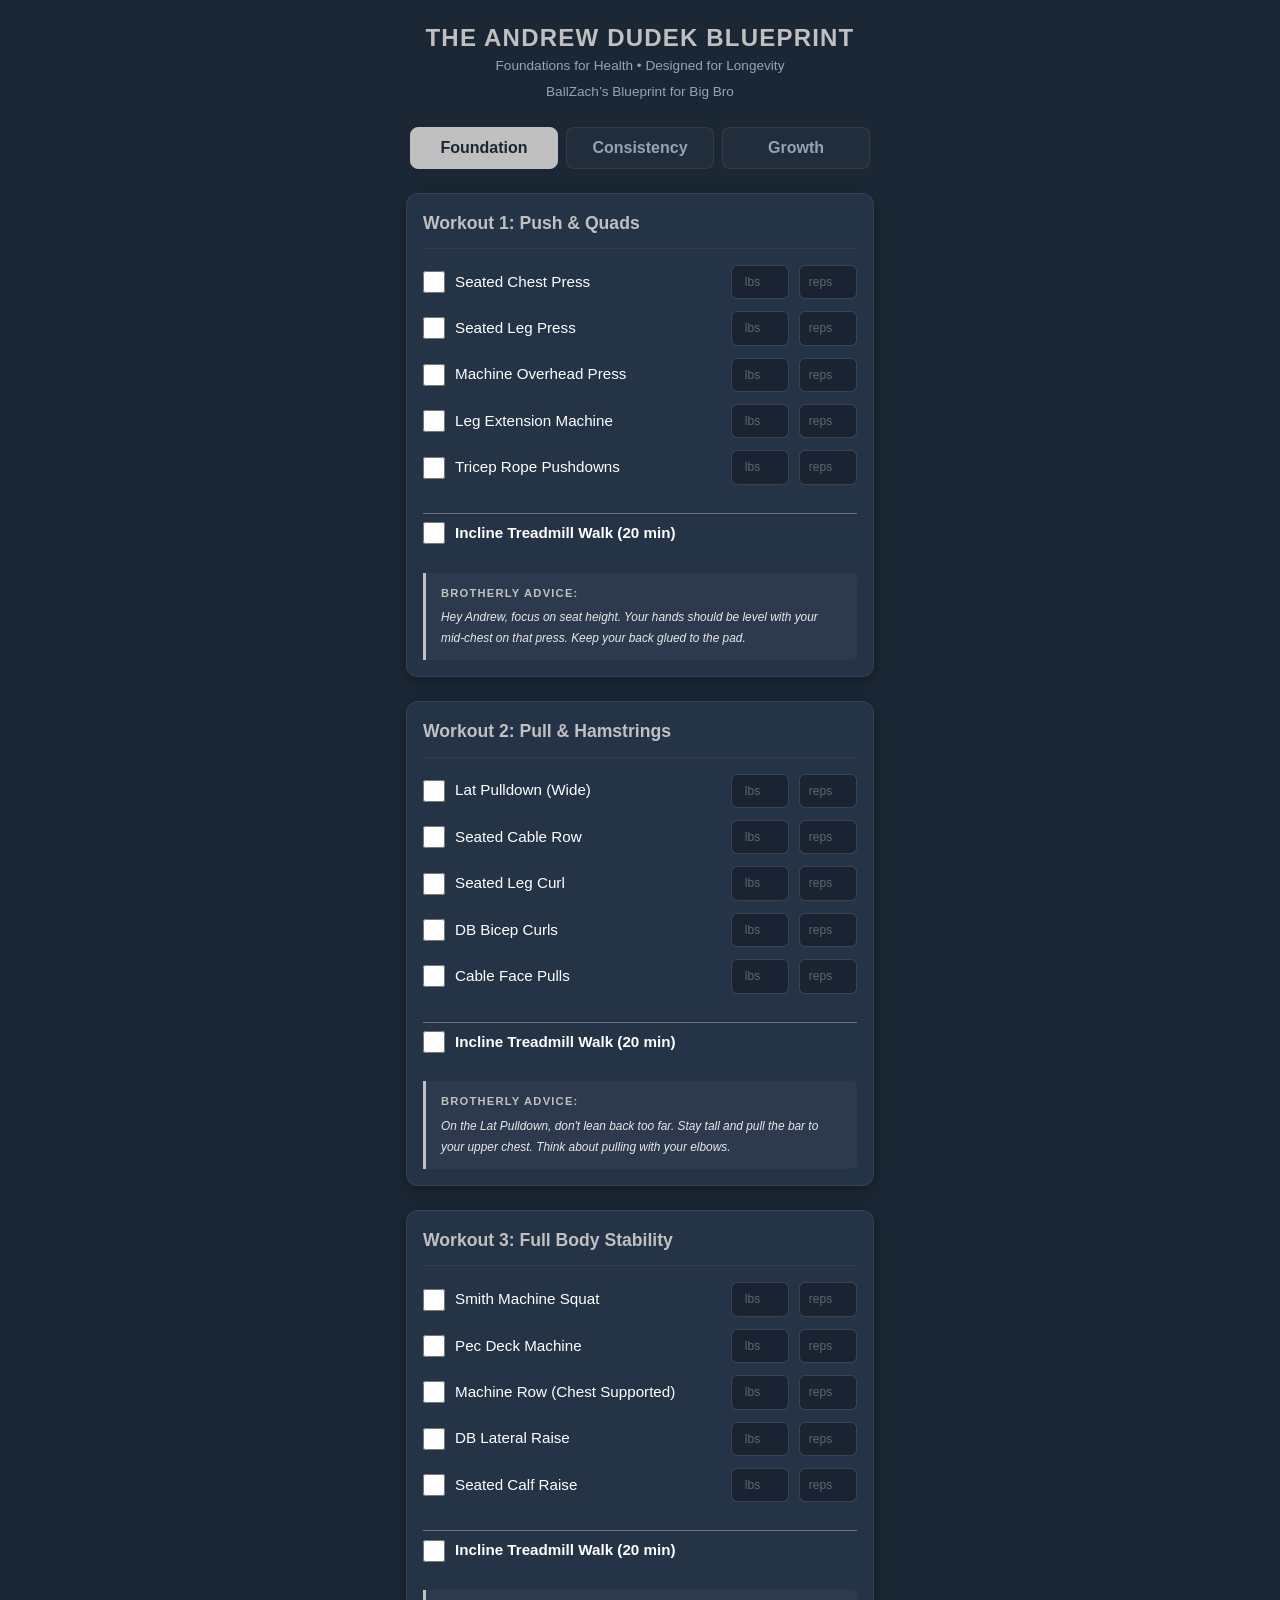
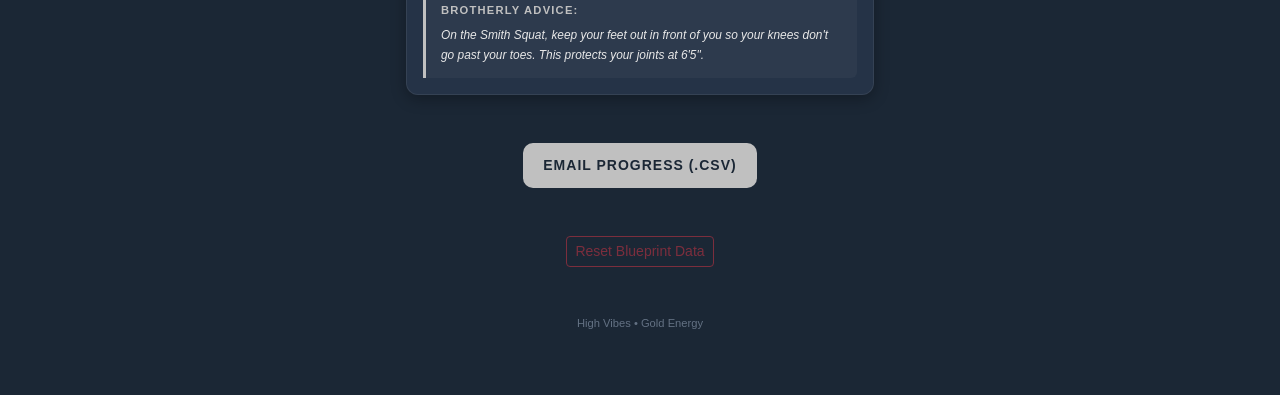
<file: index.html>
<!DOCTYPE html>
<html lang="en">
<head>
  <meta charset="UTF-8" />
  <meta name="viewport" content="width=device-width, initial-scale=1.0, maximum-scale=1.0, user-scalable=no" />
  <title>The Andrew Dudek Blueprint</title>
  <link href="https://cdn.jsdelivr.net/npm/bootstrap@5.3.2/dist/css/bootstrap.min.css" rel="stylesheet" />
  <link rel="stylesheet" href="styles.css?v=1.9" />
</head>
<body>

  <div class="app-container">
    <header class="text-center mb-4">
      <h1 class="title">
        <span class="title-main">THE ANDREW DUDEK BLUEPRINT</span>
        <span class="title-sub">Foundations for Health • Designed for Longevity</span>
      </h1>
      <p class="subtitle">BallZach’s Blueprint for Big Bro</p>
    </header>

    <select id="userSelect" class="d-none">
      <option value="Andrew" selected>Andrew</option>
    </select>

    <ul class="nav nav-pills phase-tabs mb-4 justify-content-center" id="phaseTabs"></ul>

    <div id="phaseContent"></div>

    <div class="text-center mt-5 mb-2">
      <button id="exportBtn" class="btn btn-silver btn-sm w-50">Email Progress (.csv)</button>
    </div>

    <div class="text-center mt-5 mb-5">
      <button id="resetBtn" class="btn btn-outline-danger btn-sm" style="opacity: 0.5;">
        Reset Blueprint Data
      </button>
    </div>

    <footer>High Vibes • Gold Energy</footer>
  </div>

  <script src="https://cdn.jsdelivr.net/npm/bootstrap@5.3.2/dist/js/bootstrap.bundle.min.js"></script>
  <script src="app.js?v=1.8"></script>
</body>
</html>
</file>
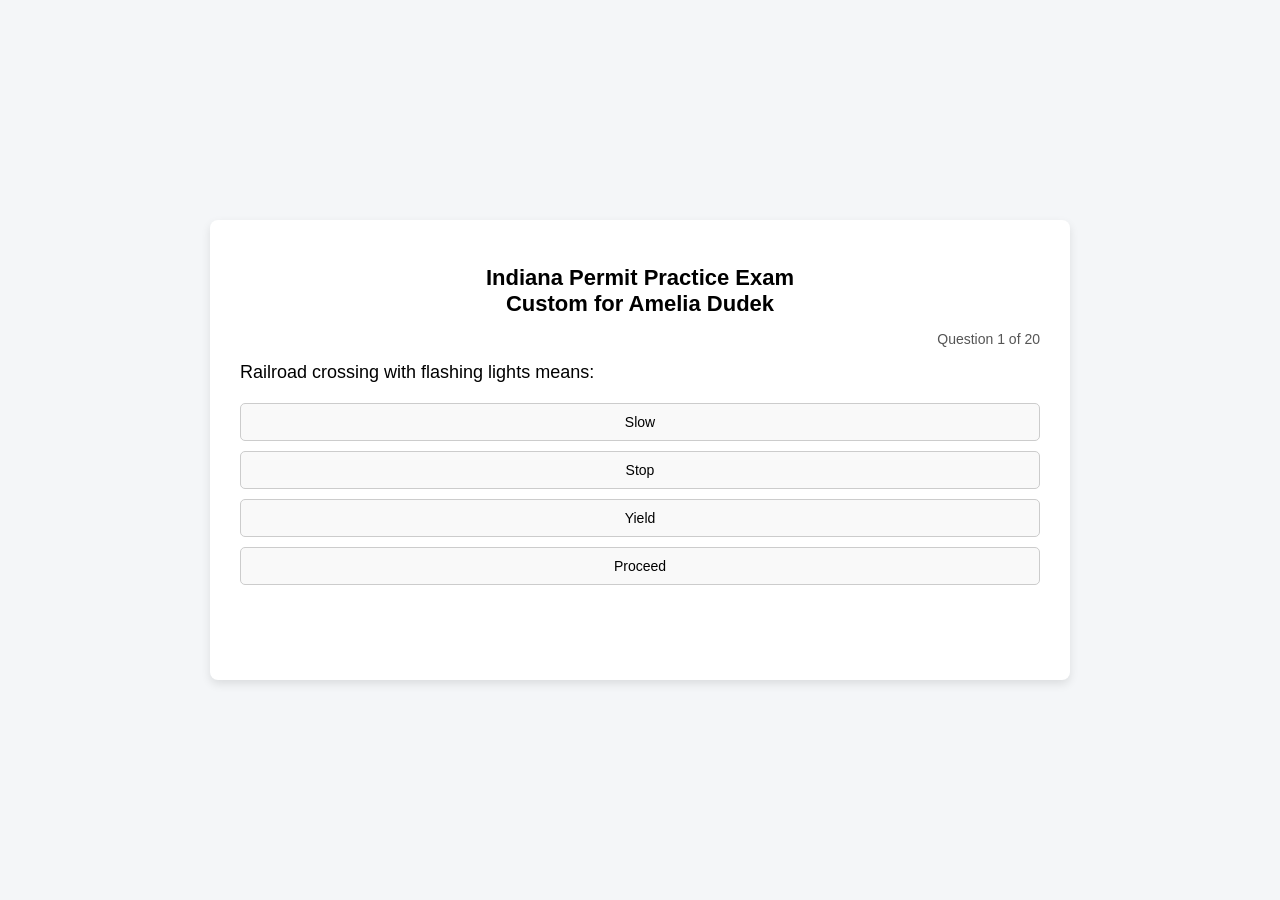
<file: AmeliaTest.html>
<!DOCTYPE html>
<html lang="en">
<head>
<meta charset="UTF-8">
<title>Amelia Dudek - Indiana Learner's Permit Practice Exam</title>
<style>
    body {
        font-family: Arial, sans-serif;
        background-color: #f4f6f8;
        margin: 0;
        padding: 0;
        display: flex;
        justify-content: center;
        align-items: center;
        height: 100vh;
    }
    .container {
        background: white;
        width: 90%;
        max-width: 800px;
        padding: 30px;
        border-radius: 8px;
        box-shadow: 0 4px 10px rgba(0,0,0,0.1);
    }
    h1 {
        text-align: center;
        font-size: 22px;
    }
    .question {
        font-size: 18px;
        margin-bottom: 20px;
    }
    .answers button {
        width: 100%;
        padding: 10px;
        margin-bottom: 10px;
        border: 1px solid #ccc;
        border-radius: 5px;
        background-color: #f9f9f9;
        cursor: pointer;
        font-size: 14px;
    }
    .answers button:hover {
        background-color: #e6e6e6;
    }
    .feedback {
        margin-top: 15px;
        font-size: 14px;
        min-height: 40px;
    }
    .progress {
        margin-bottom: 15px;
        font-size: 14px;
        text-align: right;
        color: #555;
    }
    .correct { color: green; }
    .incorrect { color: red; }
    .complete { text-align: center; }
    .results { margin-top: 20px; font-size: 14px; }
    .reset-btn {
        margin-top: 20px;
        padding: 10px 15px;
        border: none;
        border-radius: 5px;
        background-color: #333;
        color: white;
        cursor: pointer;
    }
    .reset-btn:hover {
        background-color: #555;
    }
</style>
</head>
<body>

<div class="container">
    <h1>Indiana Permit Practice Exam<br>Custom for Amelia Dudek</h1>
    <div class="progress" id="progress"></div>
    <div class="question" id="question"></div>
    <div class="answers" id="answers"></div>
    <div class="feedback" id="feedback"></div>
</div>

<script>
// =====================
// FULL QUESTION BANK (50)
// Based on Indiana Driver’s Manual topics
// =====================
const questionBank = [
{q:"What does a diamond-shaped sign indicate?",a:["Stop","Warning","Yield","Railroad crossing"],correct:1,ex:"Diamond-shaped signs warn drivers of upcoming hazards."},
{q:"An octagon-shaped sign means:",a:["Yield","No passing","Stop","Slow down"],correct:2,ex:"An octagon shape always means STOP."},
{q:"A triangular red and white sign means:",a:["Stop","Yield","Do not enter","Railroad crossing"],correct:1,ex:"A red and white triangle indicates YIELD."},
{q:"When must headlights be turned on?",a:["Sunset to sunrise","Only in rain","Only at night","When visibility under 1000 ft"],correct:0,ex:"Headlights must be used from sunset to sunrise."},
{q:"Minimum following distance rule under normal conditions:",a:["1 second","2 seconds","3 seconds","5 seconds"],correct:2,ex:"Use the 3-second following rule."},
{q:"You must signal at least how many feet before turning?",a:["50","100","200","500"],correct:2,ex:"Signal at least 200 feet before turning."},
{q:"BAC limit for drivers under 21:",a:["0.08%","0.05%","0.02%","0.00%"],correct:2,ex:"Indiana under-21 limit is 0.02%."},
{q:"If two cars arrive at a 4-way stop simultaneously:",a:["Left goes first","Right goes first","Fastest goes first","Largest vehicle goes first"],correct:1,ex:"Driver on the right has right-of-way."},
{q:"Solid yellow line on your side means:",a:["Passing allowed","No passing","Road closed","Bus lane"],correct:1,ex:"Solid yellow = no passing."},
{q:"In fog, use:",a:["High beams","Low beams","Hazards only","Parking lights"],correct:1,ex:"Low beams reduce glare."},
{q:"What does a flashing red light mean?",a:["Yield","Stop completely","Slow down","Proceed with caution"],correct:1,ex:"Flashing red means stop."},
{q:"Flashing yellow light means:",a:["Stop","Yield","Proceed with caution","Traffic signal ahead"],correct:2,ex:"Flashing yellow = caution."},
{q:"Speed limit in a school zone when children present:",a:["15 mph","20 mph","25 mph","30 mph"],correct:2,ex:"School zones are typically 25 mph unless posted otherwise."},
{q:"When approaching a stopped school bus with red lights:",a:["Pass carefully","Stop","Honk then pass","Slow only"],correct:1,ex:"You must stop unless divided highway."},
{q:"White rectangular signs indicate:",a:["Warning","Regulatory","Guide","Construction"],correct:1,ex:"White signs are regulatory signs."},
{q:"Orange signs indicate:",a:["School zone","Construction","Hospital","Railroad"],correct:1,ex:"Orange signs warn of construction."},
{q:"If traffic lights are out at intersection:",a:["Proceed normally","Treat as 4-way stop","Yield only","Honk and go"],correct:1,ex:"Treat as a 4-way stop."},
{q:"When passing a bicyclist, allow at least:",a:["1 foot","2 feet","3 feet","5 feet"],correct:2,ex:"Indiana requires at least 3 feet."},
{q:"Handicap parking requires:",a:["Doctor note","Permit/plate","Hazard lights","Short parking time"],correct:1,ex:"Valid handicap placard or plate required."},
{q:"If your vehicle skids:",a:["Brake hard","Turn into skid","Accelerate","Shift park"],correct:1,ex:"Steer into skid."},
{q:"Green arrow means:",a:["Stop","Protected turn","Yield","No turn"],correct:1,ex:"Green arrow = protected turn."},
{q:"Red curb indicates:",a:["Passenger loading","No stopping","Fire lane","Bus stop"],correct:1,ex:"Red curb means no stopping."},
{q:"What does a pentagon-shaped sign indicate?",a:["Stop","School zone","Yield","No passing"],correct:1,ex:"Pentagon signs warn of school zones."},
{q:"Broken white line means:",a:["No lane change","Lane change allowed","Road closed","Yield"],correct:1,ex:"Broken white lines allow lane changes."},
{q:"Move over law requires:",a:["Stop for police","Slow only","Move over or slow for emergency vehicles","Ignore if opposite lane"],correct:2,ex:"Move over or slow down for emergency vehicles."},
{q:"If an emergency vehicle approaches with siren:",a:["Speed up","Stop immediately in lane","Pull right and stop","Ignore"],correct:2,ex:"Pull to right and stop."},
{q:"Hydroplaning is caused by:",a:["Ice","Standing water","Fog","Oil only"],correct:1,ex:"Hydroplaning occurs on wet roads."},
{q:"Yellow center line separates:",a:["Traffic same direction","Opposing traffic","Bike lane","Shoulder"],correct:1,ex:"Yellow divides opposing traffic."},
{q:"When parking uphill with curb:",a:["Turn wheels away","Turn wheels toward curb","Keep straight","Hazards only"],correct:0,ex:"Turn wheels away from curb uphill."},
{q:"When parking downhill with curb:",a:["Turn wheels away","Turn wheels toward curb","Keep straight","Neutral gear"],correct:1,ex:"Turn wheels toward curb downhill."},
{q:"Seat belts are required for:",a:["Driver only","Front seat only","All occupants","Under 18 only"],correct:2,ex:"All occupants must wear seat belts."},
{q:"Double solid yellow lines mean:",a:["Passing allowed","Passing both ways","No passing either direction","Bus only"],correct:2,ex:"Double solid yellow = no passing either direction."},
{q:"White stop line indicates:",a:["Pedestrian area","Where to stop","Bike crossing","Yield area"],correct:1,ex:"Stop at white line."},
{q:"Construction zone fines are:",a:["Reduced","Same","Increased","Optional"],correct:2,ex:"Fines increase in construction zones."},
{q:"Right turn on red is allowed:",a:["Never","Always","After full stop unless posted otherwise","Only rural"],correct:2,ex:"Right on red allowed after stop unless prohibited."},
{q:"A steady yellow light means:",a:["Stop immediately","Speed up","Prepare to stop","Yield"],correct:2,ex:"Yellow warns light changing to red."},
{q:"When merging onto highway:",a:["Stop","Match speed of traffic","Drive slow","Honk"],correct:1,ex:"Match highway speed to merge safely."},
{q:"Following large trucks requires:",a:["Closer distance","More distance","Same distance","No rule"],correct:1,ex:"Increase following distance."},
{q:"If a tire blows out:",a:["Brake hard","Grip wheel and slow gradually","Accelerate","Turn sharply"],correct:1,ex:"Hold wheel steady and slow gradually."},
{q:"What color are warning signs usually?",a:["Red","Yellow","Green","Blue"],correct:1,ex:"Warning signs are usually yellow."},
{q:"Pedestrians in crosswalk:",a:["Must yield to cars","Have right-of-way","Must run","Wait for signal always"],correct:1,ex:"Drivers must yield to pedestrians."},
{q:"Railroad crossing with flashing lights means:",a:["Slow","Stop","Yield","Proceed"],correct:1,ex:"Flashing red at railroad = stop."},
{q:"If convicted of OWI under 21:",a:["Warning only","License suspension","Fine only","Nothing"],correct:1,ex:"Underage OWI results in suspension."},
{q:"Roundabout traffic flows:",a:["Clockwise","Counterclockwise","Either","Random"],correct:1,ex:"Traffic flows counterclockwise."},
{q:"Use turn signals when:",a:["Turning only","Changing lanes and turning","Highway only","Optional"],correct:1,ex:"Use signals for lane changes and turns."},
{q:"Headlights required in rain when:",a:["Always","Wipers in use","Heavy rain only","Night only"],correct:1,ex:"Use headlights when windshield wipers are in use."},
{q:"Tailgating is dangerous because:",a:["Improves speed","Reduces reaction time","Saves gas","None"],correct:1,ex:"Tailgating reduces reaction time."},
{q:"What shape is a railroad crossing warning sign?",a:["Round","Square","Triangle","Octagon"],correct:0,ex:"Railroad crossing advance warning signs are round."},
{q:"At uncontrolled intersection:",a:["Speed up","Yield to vehicle on right","Ignore","Left goes first"],correct:1,ex:"Yield to vehicle on right."}
];

// Shuffle and pick 20
function getRandomQuestions(bank, count) {
    const shuffled = [...bank].sort(() => 0.5 - Math.random());
    return shuffled.slice(0, count);
}

let questions = getRandomQuestions(questionBank, 20);
let current = 0;
let firstAttempts = [];
let correctFirstTry = 0;
let attempted = false;

function loadQuestion() {
    if (current >= questions.length) {
        showResults();
        return;
    }
    attempted = false;
    document.getElementById("progress").innerText =
        "Question " + (current + 1) + " of 20";

    document.getElementById("question").innerText = questions[current].q;
    document.getElementById("feedback").innerText = "";
    const answersDiv = document.getElementById("answers");
    answersDiv.innerHTML = "";

    questions[current].a.forEach((answer, index) => {
        const btn = document.createElement("button");
        btn.innerText = answer;
        btn.onclick = () => checkAnswer(index);
        answersDiv.appendChild(btn);
    });
}

function checkAnswer(index) {
    const feedback = document.getElementById("feedback");

    if (!attempted) {
        firstAttempts[current] = index;
        if (index === questions[current].correct) {
            correctFirstTry++;
        }
        attempted = true;
    }

    if (index === questions[current].correct) {
        feedback.innerHTML = "<span class='correct'>Correct! ✔<br>" +
            questions[current].ex + "</span>";
        setTimeout(() => {
            current++;
            loadQuestion();
        }, 1500);
    } else {
        feedback.innerHTML = "<span class='incorrect'>Incorrect. Try again.</span>";
    }
}

function showResults() {
    const container = document.querySelector(".container");
    const percentage = Math.round((correctFirstTry / 20) * 100);

    container.innerHTML = `
        <div class="complete">
            <h2>Test Complete, Amelia! 🎉</h2>
            <div class="results">
                <p><strong>Questions This Test:</strong> 20</p>
                <p><strong>Correct on First Attempt:</strong> ${correctFirstTry}</p>
                <p><strong>First-Attempt Score:</strong> ${percentage}%</p>
            </div>
            <button class="reset-btn" onclick="resetTest()">Reset Test</button>
        </div>
    `;
}

function resetTest() {
    questions = getRandomQuestions(questionBank, 20);
    current = 0;
    firstAttempts = [];
    correctFirstTry = 0;
    attempted = false;

    document.querySelector(".container").innerHTML = `
        <h1>Indiana Permit Practice Exam<br>Custom for Amelia Dudek</h1>
        <div class="progress" id="progress"></div>
        <div class="question" id="question"></div>
        <div class="answers" id="answers"></div>
        <div class="feedback" id="feedback"></div>
    `;

    loadQuestion();
}

loadQuestion();
</script>

</body>
</html>
</file>
<file: styles.css>
:root {
  --navy-bg: #1B2735;    /* Deep Royal Navy */
  --card-bg: #253347;    /* Slate Navy */
  --silver: #C0C0C0;     /* Primary Silver */
  --silver-bright: #E8E8E8;
  --text-main: #ffffff;
  --text-muted: #94a3b8;
}

body {
  margin: 0;
  background-color: var(--navy-bg);
  color: var(--text-main);
  font-family: -apple-system, BlinkMacSystemFont, "Segoe UI", Roboto, sans-serif;
  padding-bottom: 40px;
}

.app-container {
  max-width: 500px;
  margin: 0 auto;
  padding: 1.5rem 1rem;
}

/* Header Branding */
.title-main {
  display: block;
  font-size: 1.5rem;
  font-weight: 800;
  letter-spacing: 0.05em;
  color: var(--silver);
  text-transform: uppercase;
  text-align: center;
}

.title-sub {
  display: block;
  font-size: 0.85rem;
  font-weight: 400;
  color: var(--text-muted);
  margin-top: 5px;
  text-align: center;
}

.subtitle {
  text-align: center;
  font-size: 0.85rem;
  color: var(--text-muted);
  margin-bottom: 1.5rem;
}

/* Cards & Layout */
.card {
  background-color: var(--card-bg);
  border: 1px solid rgba(192, 192, 192, 0.1);
  border-radius: 12px;
  margin-bottom: 1.5rem;
  box-shadow: 0 4px 15px rgba(0,0,0,0.3);
}

.card-title {
  color: var(--silver);
  font-weight: 700;
  font-size: 1.1rem;
  border-bottom: 1px solid rgba(255,255,255,0.05);
  padding-bottom: 0.75rem;
  margin-bottom: 1rem;
}

/* Lift Rows - Fixed Visibility */
.lift-row {
  display: flex;
  align-items: center;
  gap: 10px;
  margin-bottom: 12px;
}

.lift-row input[type="checkbox"] {
  width: 22px;
  height: 22px;
  accent-color: var(--silver);
  cursor: pointer;
}

.lift-row span {
  flex: 1;
  font-size: 0.95rem;
  color: #ffffff !important; /* Force White for Readability */
  font-weight: 500;
}

/* Completed State */
.lift-row.completed span {
  text-decoration: line-through;
  color: var(--text-muted) !important;
  opacity: 0.4;
}

/* Inputs */
.weight-input, .reps-input {
  background: rgba(0,0,0,0.3);
  border: 1px solid rgba(192, 192, 192, 0.2);
  color: var(--silver-bright);
  border-radius: 6px;
  padding: 6px 4px;
  text-align: center;
  width: 58px;
  font-size: 0.85rem;
}

.weight-input::placeholder, .reps-input::placeholder {
  color: rgba(255, 255, 255, 0.3);
  font-size: 0.75rem;
}

/* Navigation Tabs */
.phase-tabs .nav-link {
  flex: 1;
  color: var(--text-muted);
  background: rgba(255,255,255,0.03);
  margin: 0 4px;
  border-radius: 8px;
  font-weight: 600;
  border: 1px solid rgba(192, 192, 192, 0.1);
  transition: all 0.2s ease;
}

.phase-tabs .nav-link.active {
  background-color: var(--silver);
  color: var(--navy-bg);
  border-color: var(--silver);
}

/* Coach/Brotherly Advice Box */
.coach-tip-box {
  background: rgba(192, 192, 192, 0.05);
  border-left: 3px solid var(--silver);
  padding: 12px 15px;
  border-radius: 0 6px 6px 0;
  color: var(--silver-bright);
  font-style: italic;
  line-height: 1.5;
  font-size: 0.85rem;
}

.coach-tip-box strong {
  text-transform: uppercase;
  font-size: 0.7rem;
  letter-spacing: 1.2px;
  font-style: normal;
  display: block;
  margin-bottom: 6px;
  color: var(--silver);
}

/* Buttons */
.btn-silver {
  background-color: var(--silver);
  color: var(--navy-bg);
  font-weight: 700;
  text-transform: uppercase;
  letter-spacing: 1px;
  border-radius: 10px;
  padding: 12px;
  border: none;
  transition: opacity 0.2s;
}

.btn-silver:active {
  opacity: 0.8;
}

footer {
  text-align: center;
  font-size: 0.7rem;
  color: var(--text-muted);
  margin-top: 3rem;
  opacity: 0.6;
}
</file>
